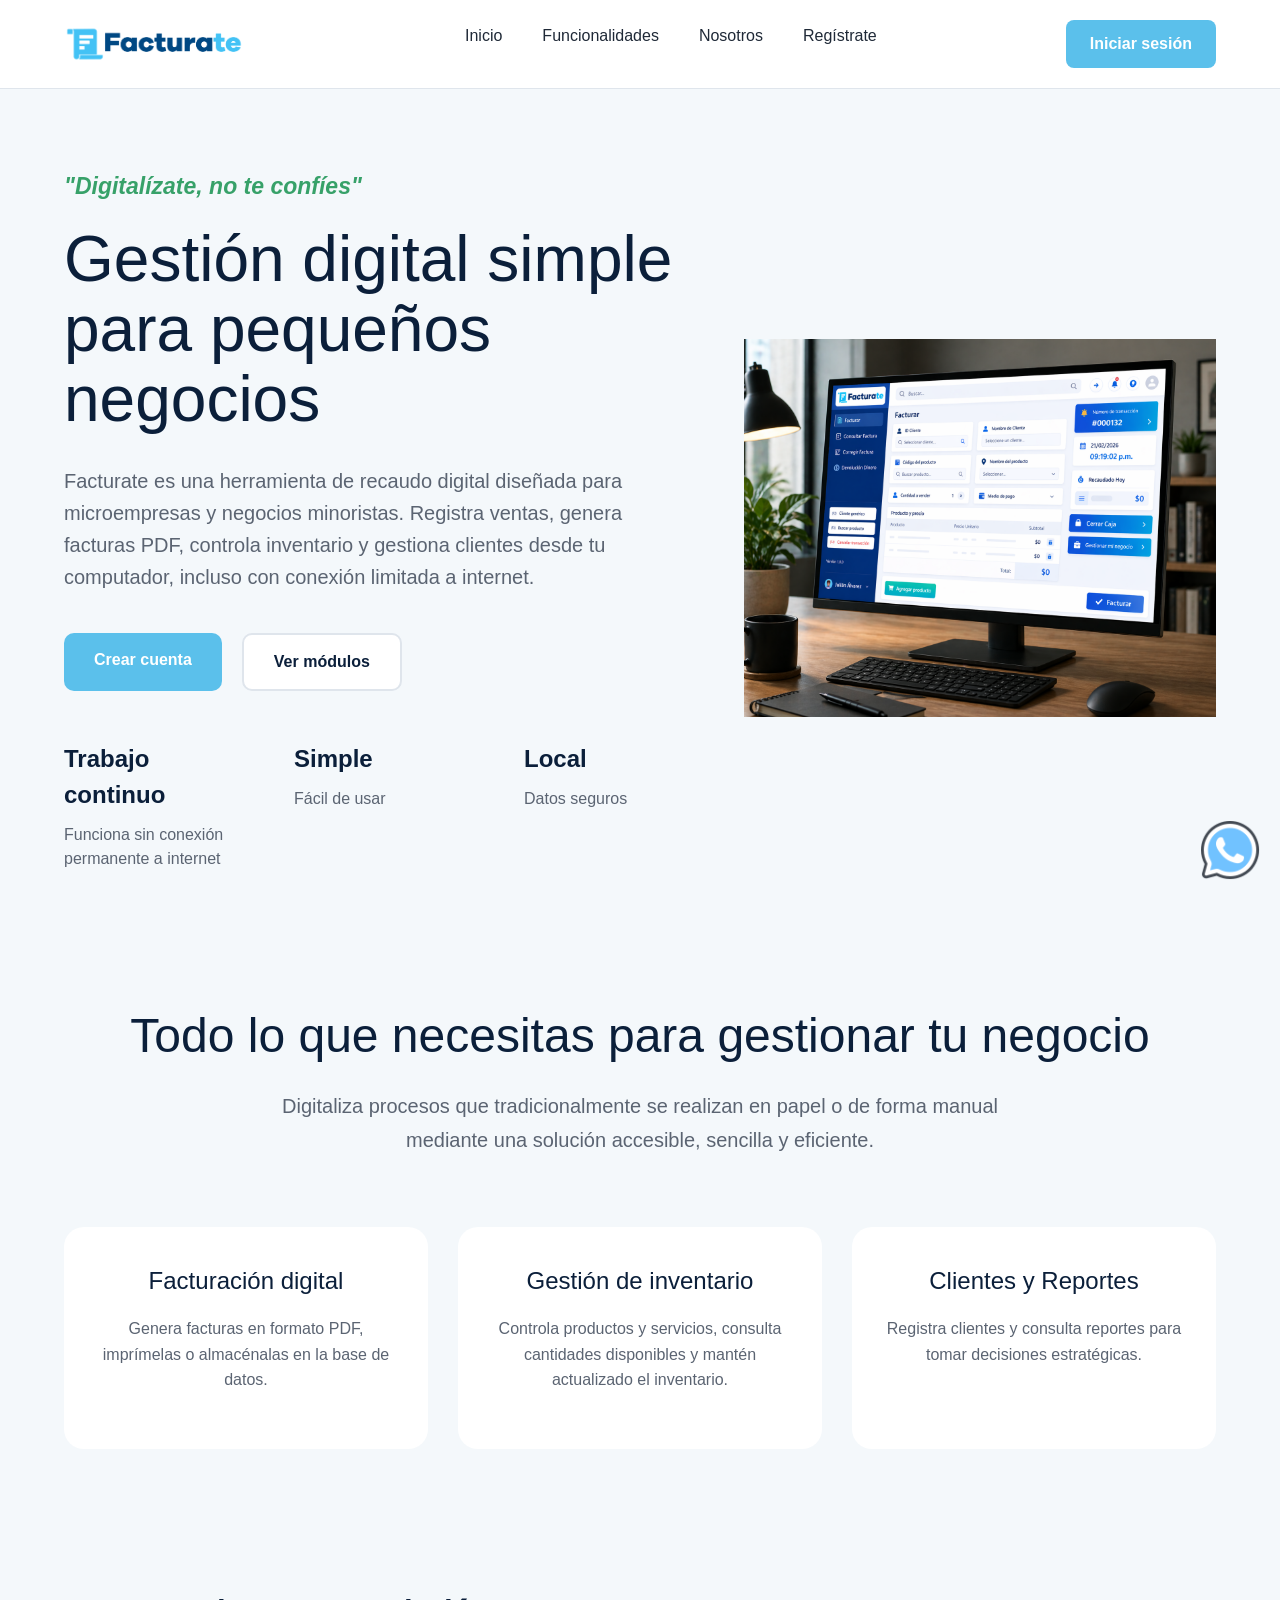
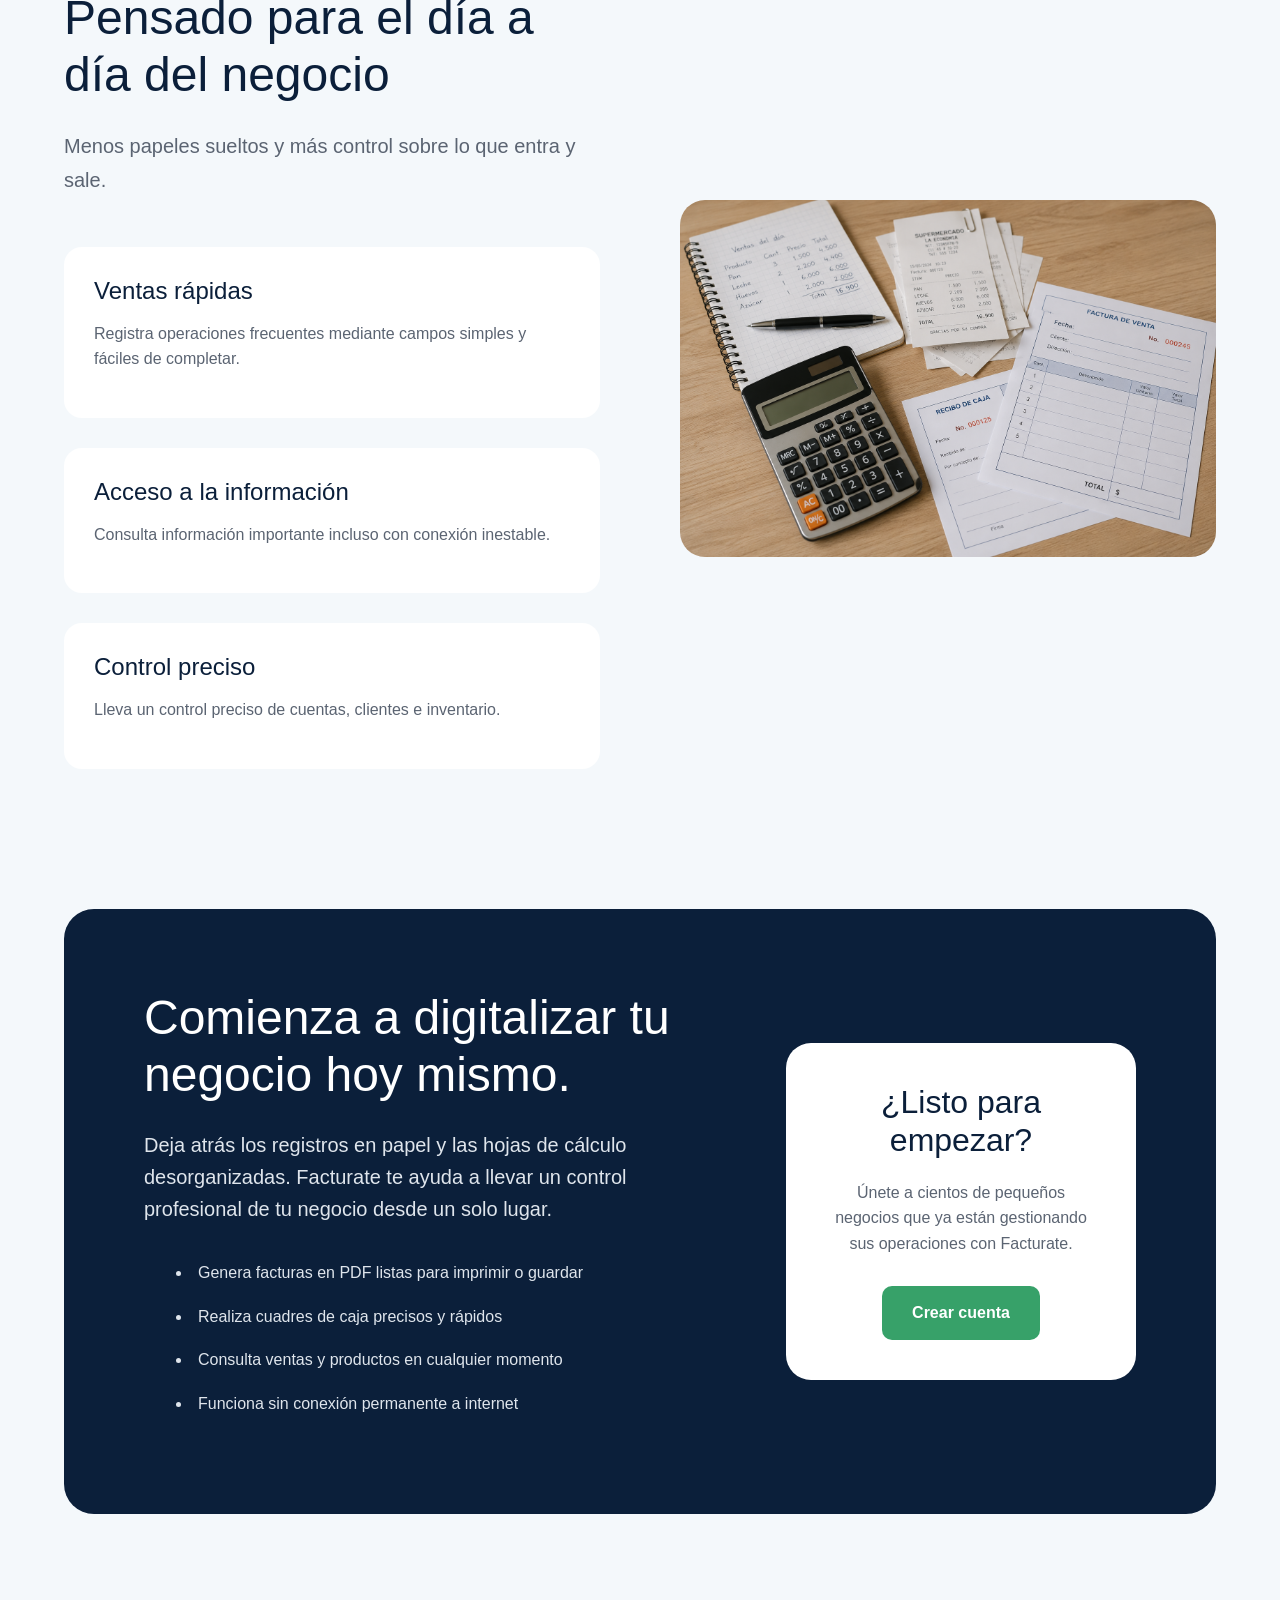
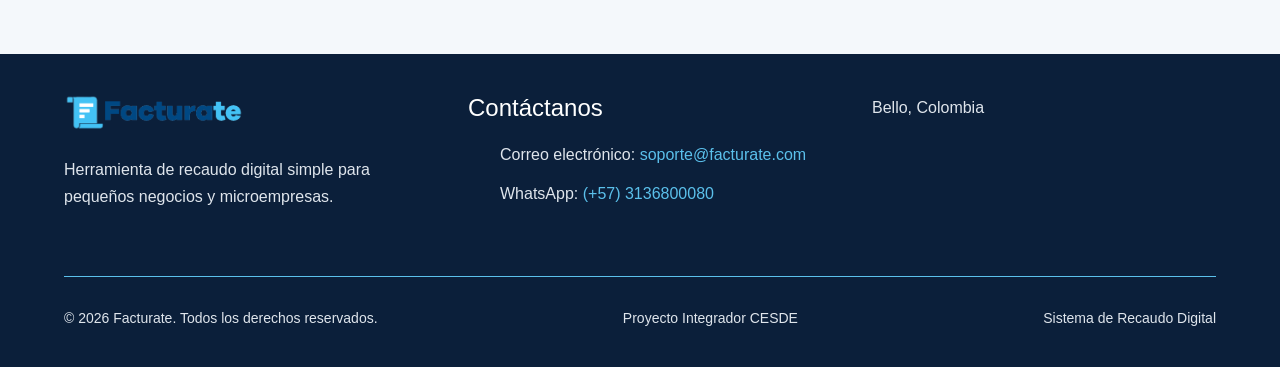
<file: index.html>
<!DOCTYPE html>
<html lang="es">
<head>
  <meta charset="UTF-8">
  <meta name="viewport" content="width=device-width, initial-scale=1.0">
  <title>Facturate | Gestión digital para pequeños negocios</title>
  <link href="https://cdn.jsdelivr.net/npm/bootstrap@5.3.8/dist/css/bootstrap.min.css" rel="stylesheet" integrity="sha384-sRIl4kxILFvY47J16cr9ZwB07vP4J8+LH7qKQnuqkuIAvNWLzeN8tE5YBujZqJLB" crossorigin="anonymous">
  <link rel="stylesheet" href="styles.css">
</head>

<body id="inicio">
  
  <!-- Header -->
  <header>
    <section>
      <a href="#inicio">
        <img src="Imagenes/logo-facturate.png" alt="Logo de Facturate">
      </a>      
      <nav aria-label="Navegación principal">
        <ul>
          <li>
            <a href="#inicio">Inicio</a>
          </li>
          <li>
            <a href="#funcionalidades">Funcionalidades</a>
          </li>
          <li>
            <a href="#nosotros">Nosotros</a>
          </li>
          <li>
            <a href="#registro">Regístrate</a>
          </li>
        </ul>
      </nav>
      <a class="login" href="#login">Iniciar sesión</a>
    </section>
  </header>

  <!-- Main -->
  <main>
    <!--Hero (Parte principal y mas visible de la pagina)-->
    <section class="hero">

      <section class="hero-texto">

        <p class="hero-slogan">"Digitalízate, no te confíes"</p>
        <h1>Gestión digital simple para pequeños negocios</h1>
        <p class="hero-descripcion">
          Facturate es una herramienta de recaudo digital diseñada para
          microempresas y negocios minoristas. Registra ventas, genera
          facturas PDF, controla inventario y gestiona clientes desde
          tu computador, incluso con conexión limitada a internet.
        </p>

        <section class="hero-botones">
          <a class="boton-primario" href="Registro.html">Crear cuenta</a> <!--Boton para el formulario de registro-->
          <a class="boton-secundario" href="#funcionalidades">Ver módulos</a><!--Boton para conocer funcionalidades del software-->
        </section>

        <section class="hero-estadisticas">
          <article class="estadistica">
            <strong>Trabajo continuo</strong>
            <p>Funciona sin conexión permanente a internet</p>
          </article>
          <article class="estadistica">
            <strong>Simple</strong>
            <p>Fácil de usar</p>
          </article>
          <article class="estadistica">
            <strong>Local</strong>
            <p>Datos seguros</p>
          </article>
        </section>

      </section>

      <section class="hero-imagen">
        <img src="Imagenes/Monitor-Interfaz.png" alt="Interfaz principal de Facturate en monitor de computador">
      </section>

    </section>

    <!-- Funcionalidades -->
    <section class="funcionalidades" id="funcionalidades">

        <h2>Todo lo que necesitas para gestionar tu negocio</h2>
        <p>
          Digitaliza procesos que tradicionalmente se realizan
          en papel o de forma manual mediante una solución
          accesible, sencilla y eficiente.
        </p>

      <section class="funcionalidades-cartas">
        <article class="funcionalidad">
          <h3>Facturación digital</h3>
          <p>
            Genera facturas en formato PDF, imprímelas
            o almacénalas en la base de datos.
          </p>
        </article>
        <article class="funcionalidad">
          <h3>Gestión de inventario</h3>
          <p>
            Controla productos y servicios, consulta cantidades
            disponibles y mantén actualizado el inventario.
          </p>
        </article>
        <article class="funcionalidad">
          <h3>Clientes y Reportes</h3>
          <p>
            Registra clientes y consulta reportes para
            tomar decisiones estratégicas.
          </p>
        </article>

      </section>

    </section>

    <!-- Modulos -->
    <section class="modulos" id="modulos">

      <section class="modulos-texto">

          <h2>Pensado para el día a día del negocio</h2>
          <p>
            Menos papeles sueltos y más control
            sobre lo que entra y sale.
          </p>

        <section class="modulos-lista">

          <article class="modulo">
            <h3>Ventas rápidas</h3>
            <p>
              Registra operaciones frecuentes mediante
              campos simples y fáciles de completar.
            </p>
          </article>
          <article class="modulo">
            <h3>Acceso a la información</h3>
            <p>
              Consulta información importante incluso
              con conexión inestable.
            </p>
          </article>
          <article class="modulo">
            <h3>Control preciso</h3>
            <p>
              Lleva un control preciso de cuentas,
              clientes e inventario.
            </p>
          </article>

        </section>

      </section>

      <section class="modulos-manual">
        <img src="Imagenes/Papel_Calculadora.png" alt="Imagen de recibos manuales y calculadora simple">
      </section>

    </section>

    <!--CTA Section (invitación final)-->
    <section class="cta">

      <section class="cta-texto">
        <h2>Comienza a digitalizar tu negocio hoy mismo.</h2>
        <p>
          Deja atrás los registros en papel y las hojas de cálculo desorganizadas. 
          Facturate te ayuda a llevar un control profesional de tu negocio desde un solo lugar.
        </p>
          <ul>
            <li>Genera facturas en PDF listas para imprimir o guardar</li>
            <li>Realiza cuadres de caja precisos y rápidos</li>
            <li>Consulta ventas y productos en cualquier momento</li>
            <li>Funciona sin conexión permanente a internet</li>
          </ul>
      </section>

      <article class="cta-accion">
        <h2>¿Listo para empezar?</h2>
        <p>
          Únete a cientos de pequeños negocios que ya están gestionando sus operaciones con Facturate.
        </p>
        <a class="boton-cta" href="Registro.html">Crear cuenta</a>
      </article>

    </section>

  </main>

  <!--Footer-->
  <footer class="footer">

    <section class="footer-contenido">

      <article class="footer-marca">
        <img src="Imagenes/logo-facturate.png" alt="Logo de Facturate">
        <p>
          Herramienta de recaudo digital simple
          para pequeños negocios y microempresas.
        </p>
      </article>
      <article class="footer-contacto">
        <h3>Contáctanos</h3>
        <ul>
          <li>Correo electrónico:
            <a href="mailto:julian.zapata.munera@gmail.com"> soporte@facturate.com</a>
          </li>
          <li>WhatsApp:
            <a href="https://wa.me/573136800080">(+57) 3136800080</a>
          </li>
        </ul>
      </article>

      <article class="footer-ubicacion">
        <p>Bello, Colombia</p>
      </article>

    </section>

    <!--Copyrigth de proyecto Facturate-->
    <section class="footer-copy">
      <p>© 2026 Facturate. Todos los derechos reservados.</p>
      <p>Proyecto Integrador CESDE</p>
      <p>Sistema de Recaudo Digital</p>
    </section>

  </footer>
  <a href="https://wa.me/573136800080" class="btn-whatsapp" target="_blank" aria-label="Contactar por WhatsApp">
    <img class="btn-whatsapp" src="Imagenes/icons8-whatsapp-64.png" alt="icono-wpp">
  </a>  

</body>
</html>
</file>
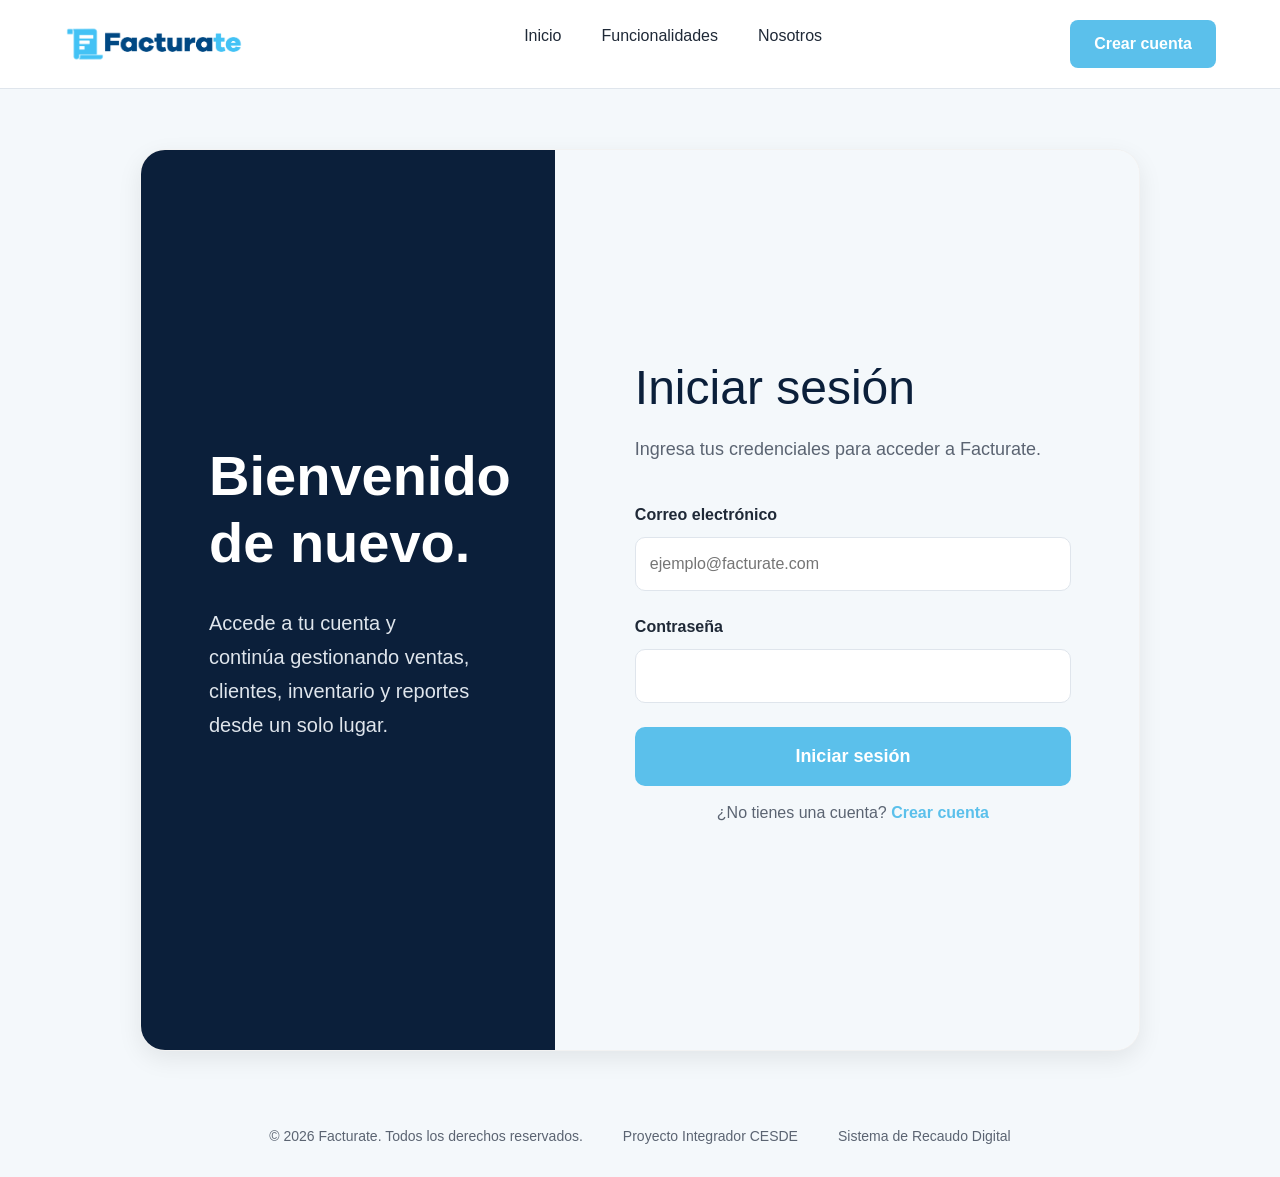
<file: login.html>
<!DOCTYPE html>
<html lang="es">

<head>
    <meta charset="UTF-8">
    <meta name="viewport" content="width=device-width, initial-scale=1.0">
    <title>Iniciar sesión</title>
    <!-- Bootstrap -->
    <link href="https://cdn.jsdelivr.net/npm/bootstrap@5.3.8/dist/css/bootstrap.min.css" rel="stylesheet">
    <!-- CSS personalizado -->
    <link rel="stylesheet" href="login.css">
</head>

<body>

    <!-- Header -->
    <header>
        <section>
            <a href="index.html#inicio">
                <img src="Imagenes/logo-facturate.png" alt="Logo de Facturate">
            </a>
            <nav aria-label="Navegación principal">
                <ul>
                    <li>
                        <a href="index.html#inicio">Inicio</a>
                    </li>
                    <li>
                        <a href="index.html#funcionalidades">Funcionalidades</a>
                    </li>
                    <li>
                        <a href="nosotros.html">Nosotros</a>
                    </li>
                </ul>
            </nav>
            <a class="login" href="registro.html">Crear cuenta</a>
        </section>
    </header>

    <!-- Main -->
    <main class="container-fluid">

        <section class="login-card">

            <section class="row min-vh-100">

                <!-- Panel izquierdo -->
                <section class="col-lg-5 login-info">
                    <h1>Bienvenido de nuevo.</h1>
                    <p>
                        Accede a tu cuenta y continúa gestionando
                        ventas, clientes, inventario y reportes
                        desde un solo lugar.
                    </p>
                </section>

                <!-- Formulario -->
                <section class="col-lg-7 login-formulario">
                    <h2>Iniciar sesión</h2>
                    <p>Ingresa tus credenciales para acceder a Facturate.</p>
                    <form action="#" method="post" class="row g-4">
                        <article class="col-12">
                            <label for="email">Correo electrónico</label>
                            <input id="email" name="email" type="email" autocomplete="email"
                                placeholder="ejemplo@facturate.com" required>
                        </article>
                        <article class="col-12">
                            <label for="password">Contraseña</label>
                            <input id="password" name="password" type="password" autocomplete="current-password"
                                minlength="8" maxlength="16" required>
                        </article>
                        <article class="col-12">
                            <button class="boton-login" type="submit">Iniciar sesión</button>
                        </article>
                        <article class="col-12 login-registro">
                            <p>
                                ¿No tienes una cuenta?
                                <a href="registro.html">Crear cuenta</a>
                            </p>
                        </article>
                    </form>
                </section>

            </section>

        </section>

    </main>

    <!-- Footer -->
    <footer class="login-footer">
        <p>© 2026 Facturate. Todos los derechos reservados.</p>
        <p>Proyecto Integrador CESDE</p>
        <p>Sistema de Recaudo Digital</p>
    </footer>

</body>

</html>
</file>
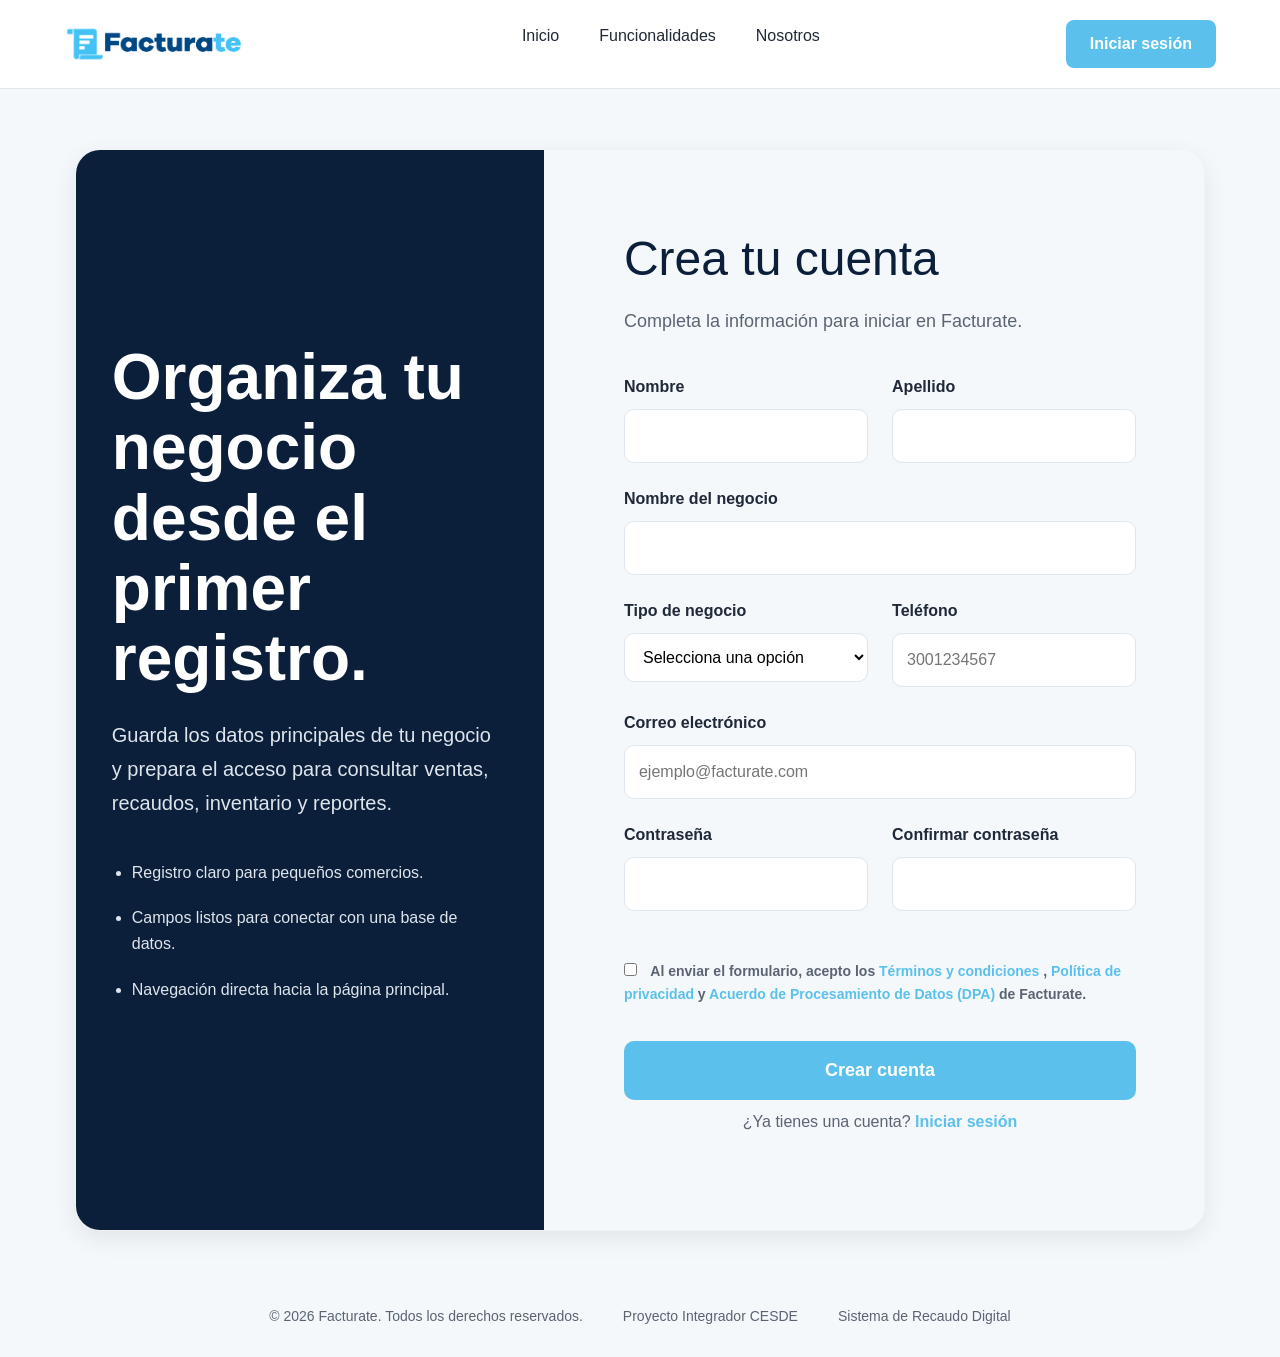
<file: registro.html>
<!doctype html>
<html lang="es">
<head>
    <meta charset="UTF-8">
    <meta name="viewport" content="width=device-width, initial-scale=1.0">
    <title>Crear cuenta | Facturate</title>
    <!-- Bootstrap -->
    <link href="https://cdn.jsdelivr.net/npm/bootstrap@5.3.8/dist/css/bootstrap.min.css" rel="stylesheet"
        integrity="sha384-sRIl4kxILFvY47J16cr9ZwB07vP4J8+LH7qKQnuqkuIAvNWLzeN8tE5YBujZqJLB" crossorigin="anonymous">
    <!-- CSS personalizado -->
    <link rel="stylesheet" href="registro.css">
</head>

<body>

    <!-- Header -->
    <header>
        <section>
            <a href="index.html#inicio">
                <img src="Imagenes/logo-facturate.png" alt="Logo de Facturate">
            </a>       
            <nav aria-label="Navegación principal">
                <ul>
                    <li>
                        <a href="index.html#inicio">Inicio</a>
                    </li>
                    <li>
                        <a href="index.html#funcionalidades">Funcionalidades</a>
                    </li>
                    <li>
                        <a href="#nosotros">Nosotros</a>
                    </li>
                </ul>
            </nav>
            <a class="login" href="login.html">Iniciar sesión</a>
        </section>
    </header>

    <!-- Main -->
    <main class="container-fluid"> <!--contenedor fluido de Bootstrap (para que siempre mida el 100% del ancho de pantalla)-->
    <section class="registro-card">
        <section class="row min-vh-100"> <!--Row para albergar columnas(col-). min-vh-100 aunque la seccion tenga muy poco texto o esté vacía, va a medir como mínimo todo el alto de la pantalla del usuario-->

            <!-- Introducción -->
            <section class="col-lg-5 registro-info d-flex flex-column justify-content-center px-5">

                <h1 class="display-4 fw-bold mb-4"> Organiza tu negocio desde el primer registro.</h1>
                <p>
                    Guarda los datos principales de tu negocio y prepara el acceso
                    para consultar ventas, recaudos, inventario y reportes.
                </p>
                <ul>
                    <li> Registro claro para pequeños comercios.</li>
                    <li> Campos listos para conectar con una base de datos.</li>
                    <li>Navegación directa hacia la página principal.</li>
                </ul>

            </section>

            <!-- Formulario -->
            <section class="col-lg-7 registro-formulario">

                <h2>Crea tu cuenta</h2>
                <p>
                    Completa la información para iniciar en Facturate.
                </p>
                <form action="#" method="post" class="row g-4"> <!--grid Bootstrap.-->

                    <!-- Campos -->
                        <article class="col-md-6">
                            <label for="nombre">Nombre</label>
                            <input id="nombre" name="nombre" type="text" autocomplete="given-name" required>
                        </article>
                        <article class="col-md-6">
                            <label for="apellido">Apellido</label>
                            <input id="apellido" name="apellido" type="text" autocomplete="family-name" required>
                        </article>
                        <article class="col-12">
                            <label for="negocio">Nombre del negocio</label>
                            <input id="negocio" name="negocio" type="text" autocomplete="organization" required>
                        </article>
                        <article class="col-md-6">
                            <label for="tipo-negocio">Tipo de negocio</label>
                            <select id="tipo-negocio" name="tipo_negocio" required>
                                <option value="" disabled selected>Selecciona una opción</option>
                                <option value="tienda">Tienda</option>
                                <option value="restaurante">Restaurante</option>
                                <option value="papeleria">Papelería</option>
                                <option value="servicios">Servicios</option>
                                <option value="ferreteria">Ferretería</option>
                                <option value="otro">Otro</option>
                            </select>
                        </article>
                        <article class="col-md-6">
                            <label for="telefono">Teléfono</label>
                            <input id="telefono" name="telefono" type="tel" autocomplete="tel" pattern="[0-9]{10}" placeholder="3001234567" required>
                        </article>
                        <article class="col-12">
                            <label for="email">Correo electrónico</label>
                            <input id="email" name="email" type="email" autocomplete="email" placeholder="ejemplo@facturate.com" required>
                        </article>
                        <article class="col-md-6">
                            <label for="password">Contraseña</label>
                            <input id="password" name="password" type="password" autocomplete="new-password" minlength="8" maxlength="16" required>
                        </article>
                        <article class="col-md-6">
                            <label for="confirmar-password">Confirmar contraseña</label>
                            <input id="confirmar-password" name="confirmar_password" type="password" autocomplete="new-password" minlength="8" maxlength="16" required>
                        </article>

                    <!--Términos y condiciones-->
                    <article class="col-12">
                        <label class="registro-legal" for="terminos">
                            <input id="terminos" name="terminos" type="checkbox" required>
                            Al enviar el formulario, acepto los
                            <a href="#">Términos y condiciones</a>
                            ,
                            <a href="#">Política de privacidad</a>
                            y
                            <a href="#">Acuerdo de Procesamiento de Datos (DPA)</a>
                            de Facturate.
                        </label>
                    </article>

                    <!-- Botón -->
                    <article class="col-12">
                        <button class="boton-registro" type="submit">Crear cuenta </button>
                    </article>

                    <!-- Inicio de sesión -->
                    <article class="col-12 registro-login">
                        <p>¿Ya tienes una cuenta?
                            <a href="index.html">Iniciar sesión</a>
                        </p>
                    </article>

                </form>

            </section>
        </section>
    </section>
    </main>

    <!--Footer-->
    <footer class="registro-footer">
        <p>© 2026 Facturate. Todos los derechos reservados.</p>
        <p>Proyecto Integrador CESDE</p>
        <p>Sistema de Recaudo Digital</p>
    </footer>

</body>
</html>
</file>
<file: styles.css>
/*Variables de color*/
:root{
    --azul-oscuro: #0b1f3a;
    --azul-claro: #5bc0eb;
    --verde: #37a169;
    --gris-oscuro: #1f2937;
    --gris-medio: #5b6472;
    --gris-claro: #dfe5ec;
    --gris-fondo: #f4f8fb;
    --blanco: #ffffff;
}

/*Reset general (así evitamos estilos propios de los navegadores)*/
*{    
    margin: 0;
    padding: 0;
    box-sizing: border-box;
}

/*Estilo en general, para el cuerpo de la página*/
body{
    background-color: var(--gris-fondo);
    font-family: Arial, Helvetica, sans-serif;
    color: var(--gris-oscuro);
}

/* ========================= Diseño página principal: index ========================= */


/* Header*/
header{
    background-color: var(--blanco);
    border-bottom: 1px solid var(--gris-claro);
    padding: 20px 0;
    position: sticky;
    top: 0;
    z-index: 1000;/*asegura que el encabezado esté en una capa superior tridimensional. Cuando el usuario baje la página, el contenido pasará por debajo del encabezado*/
}
header section{
    width: 90%;
    max-width: 1200px;
    margin: 0 auto;
    display: flex; /*todos los elementos que estén adentro del header, se van a colocar uno al lado del otro en una fila*/
    justify-content: space-between; /*controla la alineación horizontal, empuja los elementos hacia los extremos:*/
    align-items: center; /*controla la alineación vertical.Le dice a todos los elementos que se alineen justo en el centro del contenedor*/
}
nav ul{
    display: flex;
    gap: 40px; /*Sirve para separar los elementos de la lista, en este caso con 40px de espacio*/
    list-style: none; /*oculta las viñetas*/
}
nav a{
    text-decoration: none; /*elimina las linea de los enlaces*/
    color: var(--gris-oscuro);
    font-size: 16px;
    font-weight: 500;
}
.login{
    background-color: var(--azul-claro);
    color: var(--blanco);
    text-decoration: none;
    padding: 12px 24px;
    border-radius: 8px;
    font-weight: bold;
}
nav a:hover{
    color: var(--azul-claro);
}
header img{
    width: 180px;
    height: auto;
}

/*Página index: Main*/

/*hero --Parte principal y mas visible de la pagina*/
.hero{ 
    width: 90%;
    max-width: 1200px;
    margin: 80px auto;
    display: flex;
    align-items: center;
    justify-content: space-between;
    gap: 60px;
}
.hero-texto{
    flex: 1;
}
.hero-imagen{
    flex: 1;
}
.hero-imagen img{
    width: 100%;
    height: auto;
}
.hero-slogan{
    color: var(--verde);
    font-size: 23px;
    font-weight: bold;
    margin-bottom: 20px;
    font-style:italic;
}
.hero-texto h1{
    font-size: 64px;
    color: var(--azul-oscuro);
    line-height: 1.1; /*controla el interlineado, Por defecto, los navegadores le ponen un interlineado de aproximadamente 1.4 o 1.5 a los textos*/
    margin-bottom: 30px;
}
.hero-descripcion{
    font-size: 20px;
    color: var(--gris-medio);
    line-height: 1.6;
    margin-bottom: 40px;
}
.hero-botones{
    display: flex;
    gap: 20px;
    margin-bottom: 50px;
}
.boton-primario{
    background-color: var(--azul-claro);
    color: var(--blanco);
    text-decoration: none;
    padding: 15px 30px;
    border-radius: 10px;
    font-weight: bold;
}
.boton-secundario{
    background-color: var(--blanco);
    color: var(--azul-oscuro);
    text-decoration: none;
    padding: 15px 30px;
    border: 2px solid var(--gris-claro);
    border-radius: 10px;
    font-weight: bold;
    
}
.hero-estadisticas{
    display: flex;
    gap: 70px;
}
.estadistica{
    width: 160px;
}
.estadistica strong{
    display: block;
    font-size: 24px;
    color: var(--azul-oscuro);
    margin-bottom: 10px;
}
.estadistica p{
    color: var(--gris-medio);
    line-height: 1.5;
}

/*Funcionalidades*/
.funcionalidades{
    width: 90%;
    max-width: 1200px;
    margin: 120px auto;
    text-align: center;
}
.funcionalidades h2{
    font-size: 48px;
    color: var(--azul-oscuro);
    margin-bottom: 25px;
}
.funcionalidades > p{ /*selector para aplicar estos estilos únicamente a los párrafos <p>*/
    font-size: 20px;
    color: var(--gris-medio);
    line-height: 1.7;
    max-width: 800px;
    margin: 0 auto 70px auto;
}
.funcionalidades-cartas{
    display: flex;
    gap: 30px;
    align-items: stretch; /*para dar la misma altura a todas las cards*/
}
.funcionalidad{
    background-color: var(--blanco);
    padding: 40px 30px;
    border-radius: 20px;
    text-align:center;
    flex: 1;
}
.funcionalidad h3{
    font-size: 24px;
    color: var(--azul-oscuro);
    margin-bottom: 20px;
    text-align: center;
}
.funcionalidad p{
    color: var(--gris-medio);
    line-height: 1.6;
}

/*Modulos*/
.modulos{
    width: 90%;
    max-width: 1200px;
    margin: 140px auto;
    display: flex;
    align-items: center;
    gap: 80px;
}
.modulos-texto{
    flex: 1;
}
.modulos-texto h2{
    font-size: 48px;
    color: var(--azul-oscuro);
    margin-bottom: 25px;
}
.modulos-texto > p{
    font-size: 20px;
    color: var(--gris-medio);
    line-height: 1.7;
    margin-bottom: 50px;
}
.modulos-lista{
    display: flex;
    flex-direction: column; /*Ordena los elementos en forma de columna, uno debajo del otro (en vertical)*/
    gap: 30px;
}
.modulo{
    background-color: var(--blanco);
    padding: 30px;
    border-radius: 18px;
}
.modulo h3{
    color: var(--azul-oscuro);
    font-size: 24px;
    margin-bottom: 15px;
}
.modulo p{
    color: var(--gris-medio);
    line-height: 1.6;
}
.modulos-manual{
    flex: 1;
}
.modulos-manual img{
    width: 100%;
    border-radius: 25px;
}

/*CTA Section*/
.cta{
    width: 90%;
    max-width: 1200px;
    margin: 140px auto;
    background-color: var(--azul-oscuro);
    border-radius: 30px;
    padding: 80px;
    display: flex;
    justify-content: space-between;
    align-items: center;
    gap: 60px;
}
.cta-texto{
    flex: 1;
}
.cta-texto h2{
    font-size: 48px;
    color: var(--blanco);
    margin-bottom: 25px;
}
.cta-texto p{
    color: var(--gris-claro);
    font-size: 20px;
    line-height: 1.6;
    margin-bottom: 35px;
}
.cta-texto ul{
    list-style-position: inside;
}
.cta-texto li{
    color: var(--gris-claro);
    margin-bottom: 18px;
    line-height: 1.6;
}
.cta-accion{
    background-color: var(--blanco);
    padding: 40px;
    border-radius: 25px;
    max-width: 350px;
    width: 100%;    
    text-align: center;
}
.cta-accion h2{
    color: var(--azul-oscuro);
    font-size: 32px;
    margin-bottom: 20px;
}
.cta-accion p{
    color: var(--gris-medio);
    line-height: 1.6;
    margin-bottom: 30px;
}
.boton-cta{
    display: inline-block;
    background-color: var(--verde);
    color: var(--blanco);
    text-decoration: none;
    padding: 15px 30px;
    border-radius: 10px;
    font-weight: bold;    
}

/*Footer*/
.footer{
    background-color: var(--azul-oscuro);
    padding: 40px 0 20px;
}
.footer-contenido{
    width: 90%;
    max-width: 1200px;
    margin: auto;
    display: flex;
    justify-content: space-between;
    gap: 60px;
}
.footer-contenido article{
    flex: 1;
}
.footer-marca img{
    width: 180px;
    margin-bottom: 25px;
}
.footer p{
    color: var(--gris-claro);
    line-height: 1.7;
}
.footer h3{
    color: var(--blanco);
    margin-bottom: 20px;
    font-size: 24px;
}
.footer ul{
    list-style: none;
}
.footer li{
    color: var(--gris-claro);
    margin-bottom: 15px;
}
.footer a{
    color: var(--azul-claro);
    text-decoration: none;
}
.footer-copy{
    width: 90%;
    max-width: 1200px;
    margin: 50px auto 0;
    padding-top: 30px;
    border-top: 1px solid var(--azul-claro);
    display: flex;
    justify-content: space-between;
    align-items: center;
    gap: 20px;
    font-size: 14px;
}

.btn-whatsapp{
    position: fixed;
    bottom: 20px;
    right: 20px;
    z-index: 1000;
}

.btn-whatsapp img{
    width: 60px;
    height: auto;
}
</file>
<file: login.css>
/*----------------- Hoja de estilos de la página de login. Reutiliza algunos estilos del index, como el encabezado y el pie de página.-----------------*/

:root {
    --azul-oscuro: #0b1f3a;
    --azul-claro: #5bc0eb;
    --verde: #37a169;
    --gris-oscuro: #1f2937;
    --gris-medio: #5b6472;
    --gris-claro: #dfe5ec;
    --gris-fondo: #f4f8fb;
    --blanco: #ffffff;
}

* {
    margin: 0;
    padding: 0;
    box-sizing: border-box;
}

body {
    background-color: var(--gris-fondo);
    font-family: Arial, Helvetica, sans-serif;
    color: var(--gris-oscuro);
}

/*Header*/
header {
    background-color: var(--blanco);
    border-bottom: 1px solid var(--gris-claro);
    padding: 20px 0;
    position: sticky;
    top: 0;
    z-index: 1000;
}

header section {
    width: 90%;
    max-width: 1200px;
    margin: 0 auto;
    display: flex;
    justify-content: space-between;
    align-items: center;
}

nav ul {
    display: flex;
    gap: 40px;
    list-style: none;
}

nav a {
    text-decoration: none;
    color: var(--gris-oscuro);
    font-size: 16px;
    font-weight: 500;
}

.login {
    background-color: var(--azul-claro);
    color: var(--blanco);
    text-decoration: none;
    padding: 12px 24px;
    border-radius: 8px;
    font-weight: bold;
}

nav a:hover {
    color: var(--azul-claro);
}

header img {
    width: 180px;
    height: auto;
}

label {
    display: block;
    margin-bottom: 10px;
    font-weight: bold;
    color: var(--gris-oscuro);
}

/*Tarjeta principal*/
.login-card {
    width: 90%;
    max-width: 1000px;
    margin: 60px auto;
    background-color: #fcfcfc;
    border-radius: 25px;
    overflow: hidden;
    box-shadow: 0 8px 25px rgba(0, 0, 0, 0.08);
    border: 1px solid rgba(0, 0, 0, 0.04);
}

.login-info {
    background-color: var(--azul-oscuro);
    color: var(--blanco);
    padding: 80px;
    display: flex;
    flex-direction: column;
    justify-content: center;
}

.login-info h1 {
    font-size: 56px;
    font-weight: bold;
    line-height: 1.2;
    margin-bottom: 30px;
}

.login-info p {
    font-size: 20px;
    line-height: 1.7;
    color: var(--gris-claro);
}

.login-formulario {
    background-color: var(--gris-fondo);
    padding: 80px;
    display: flex;
    flex-direction: column;
    justify-content: center;
}

.login-formulario h2 {
    font-size: 48px;
    color: var(--azul-oscuro);
    margin-bottom: 20px;
}

.login-formulario>p {
    color: var(--gris-medio);
    font-size: 18px;
    margin-bottom: 40px;
}

/*Campos del formulario*/
input {
    width: 100%;
    padding: 14px;
    border: 1px solid var(--gris-claro);
    border-radius: 10px;
    font-size: 16px;
    background-color: var(--blanco);
}

/*Resalta el campo cuando recibe el foco*/
input:focus {
    border-color: var(--azul-claro);
    outline: none;
}

/*Botón de inicio de sesión*/
.boton-login {
    width: 100%;
    background-color: var(--azul-claro);
    color: var(--blanco);
    border: none;
    padding: 16px;
    border-radius: 10px;
    font-size: 18px;
    font-weight: bold;
    cursor: pointer;
}

/*Efecto al pasar el cursor*/
.boton-login:hover {
    opacity: 0.9;
}

/*Enlace de registro*/
.login-registro {
    text-align: center;
    margin-top: 15px;
}

.login-registro p {
    color: var(--gris-medio);
}

.login-registro a {
    color: var(--azul-claro);
    text-decoration: none;
    font-weight: bold;
}

.login-registro a:hover {
    text-decoration: underline;
}

/*Footer*/
.login-footer {
    display: flex;
    justify-content: center;
    gap: 40px;
    padding: 15px 20px 30px;
    font-size: 14px;
}

.login-footer p {
    color: var(--gris-medio);
    margin: 0;
}

/*Diseño responsivo para dispositivos móviles*/
@media (max-width: 480px) {

    /*Reducir el tamaño del logo para celulares*/
    header img {
        width: 140px;
    }

    /*Permite reorganizar los elementos del header*/
    header section {
        flex-wrap: wrap;
        justify-content: center;
        gap: 15px;
    }

    /*Reducir el tamaño del título en celulares*/
    .login-info h1 {
        font-size: 42px;
    }

    /*Reducir la separación interna del panel azul*/
    .login-info {
        padding: 40px;
    }

    /*Reducir la separación entre enlaces del menú*/
    nav ul {
        gap: 15px;
    }

    nav a {
        font-size: 14px;
    }

    /*Reducir el espacio interno del formulario*/
    .login-formulario {
        padding: 40px;
    }

    /*Reducir el tamaño del título del formulario*/
    .login-formulario h2 {
        font-size: 36px;
    }

    /*Reducir el tamaño del texto descriptivo del panel azul*/
    .login-info p {
        font-size: 16px;
    }

}
</file>
<file: registro.css>
/*----------------- Hoja de estilos de la página de registro. Reutiliza algunos estilos del index, como el encabezado y el pie de página.-----------------*/

:root {
    --azul-oscuro: #0b1f3a;
    --azul-claro: #5bc0eb;
    --verde: #37a169;
    --gris-oscuro: #1f2937;
    --gris-medio: #5b6472;
    --gris-claro: #dfe5ec;
    --gris-fondo: #f4f8fb;
    --blanco: #ffffff;
}

* {
    margin: 0;
    padding: 0;
    box-sizing: border-box;
}

body {
    background-color: var(--gris-fondo);
    font-family: Arial, Helvetica, sans-serif;
    color: var(--gris-oscuro);
}

/*Header*/
header {
    background-color: var(--blanco);
    border-bottom: 1px solid var(--gris-claro);
    padding: 20px 0;
    position: sticky;
    top: 0;
    z-index: 1000;
}

header section {
    width: 90%;
    max-width: 1200px;
    margin: 0 auto;
    display: flex;
    justify-content: space-between;
    align-items: center;
}

nav ul {
    display: flex;
    gap: 40px;
    list-style: none;
}

nav a {
    text-decoration: none;
    color: var(--gris-oscuro);
    font-size: 16px;
    font-weight: 500;
}

.login {
    background-color: var(--azul-claro);
    color: var(--blanco);
    text-decoration: none;
    padding: 12px 24px;
    border-radius: 8px;
    font-weight: bold;
}

nav a:hover {
    color: var(--azul-claro);
}

header img {
    width: 180px;
    height: auto;
}

/*Panel izquierdo*/
.registro-info {
    background-color: var(--azul-oscuro);
    color: var(--blanco);
    padding: 90px 80px;
}

.registro-info h1 {
    font-size: 64px;
    font-weight: bold;
    line-height: 1.1;
    margin-bottom: 30px;
}

.registro-info p {
    font-size: 20px;
    line-height: 1.7;
    color: var(--gris-claro);
    margin-bottom: 40px;
}

.registro-info ul {
    padding-left: 20px;
}

.registro-info li {
    margin-bottom: 20px;
    color: var(--gris-claro);
    line-height: 1.6;
}

/*Formulario*/
.registro-card {
    width: 90%;
    max-width: 1200px;
    margin: 60px auto;
    background-color: #fcfcfc;
    border-radius: 25px;
    overflow: hidden;
    box-shadow: 0 8px 25px rgba(0, 0, 0, 0.08);/*Agregar una leve sombra a la tarjeta*/
    border: 1px solid rgba(0, 0, 0, 0.04);
}

.registro-formulario {
    background-color: var(--gris-fondo);
    padding: 80px;
    display: flex;
    flex-direction: column;
    justify-content: center;
}

.registro-formulario h2 {
    font-size: 48px;
    color: var(--azul-oscuro);
    margin-bottom: 20px;
}

.registro-formulario>p {
    color: var(--gris-medio);
    font-size: 18px;
    margin-bottom: 40px;
}

label {
    display: block;
    margin-bottom: 10px;
    font-weight: bold;
    color: var(--gris-oscuro);
}

input,
select {
    width: 100%;
    padding: 14px;
    border: 1px solid var(--gris-claro);
    border-radius: 10px;
    font-size: 16px;
    background-color: var(--blanco);
}

.registro-legal {
    margin-top: 25px;
    font-size: 14px;
    color: var(--gris-medio);
    line-height: 1.7;
}

.registro-legal input {
    width: auto;
    margin-right: 10px;
}

.registro-legal a {
    color: var(--azul-claro);
    text-decoration: none;
}

.boton-registro {
    width: 100%;
    background-color: var(--azul-claro);
    color: var(--blanco);
    border: none;
    padding: 16px;
    border-radius: 10px;
    font-size: 18px;
    font-weight: bold;
    cursor: pointer;
}


/*Login*/
.registro-login {
    text-align: center;
    margin-top: 10px;
    color: var(--gris-medio);
}

.registro-login a {
    color: var(--azul-claro);
    text-decoration: none;
    font-weight: bold;
}

/*Footer*/
.registro-footer {
    display: flex;
    justify-content: center;
    gap: 40px;
    padding: 15px 20px 30px;
    font-size: 14px;
}

.registro-footer p {
    color: var(--gris-medio);
    margin: 0;
}

/*================ RESPONSIVIDAD=================*/

@media (max-width: 480px) {


    /*---Header---*/

    /* Reduce el tamaño del logo para adaptarlo a pantallas pequeñas */
    header img {
        width: 140px;
    }

    /* Permite que los elementos del encabezado se acomoden en varias líneas si es necesario */
    header section {
        flex-wrap: wrap;
        justify-content: center;
        gap: 15px;
    }

    /* Disminuye la separación entre las opciones del menú de navegación */
    nav ul {
        gap: 15px;
    }

    /* Reduce el tamaño del texto de los enlaces para mejorar la visualización en móviles */
    nav a {
        font-size: 14px;
    }

    /* Ajusta el tamaño del botón de inicio de sesión para optimizar el espacio disponible */
    .login {
        padding: 8px 12px;
        font-size: 12px;
    }

    /* Panel izquierdo */

    /* Reduce el espacio interno para aprovechar mejor el ancho en dispositivos móviles */
    .registro-info {
        padding: 40px;
    }

    /* Disminuye el tamaño del título para mejorar la legibilidad en pantallas pequeñas */
    .registro-info h1 {
        font-size: 42px;
    }

    /* Ajusta el tamaño del texto descriptivo para mantener una jerarquía visual adecuada */
    .registro-info p {
        font-size: 16px;
    }

    /* Formulario */

    /* Reduce el espacio interno del formulario para optimizar el área de contenido */
    .registro-formulario {
        padding: 40px;
    }

    /* Disminuye el tamaño del título del formulario para adaptarlo a dispositivos móviles */
    .registro-formulario h2 {
        font-size: 36px;
    }
}
</file>
